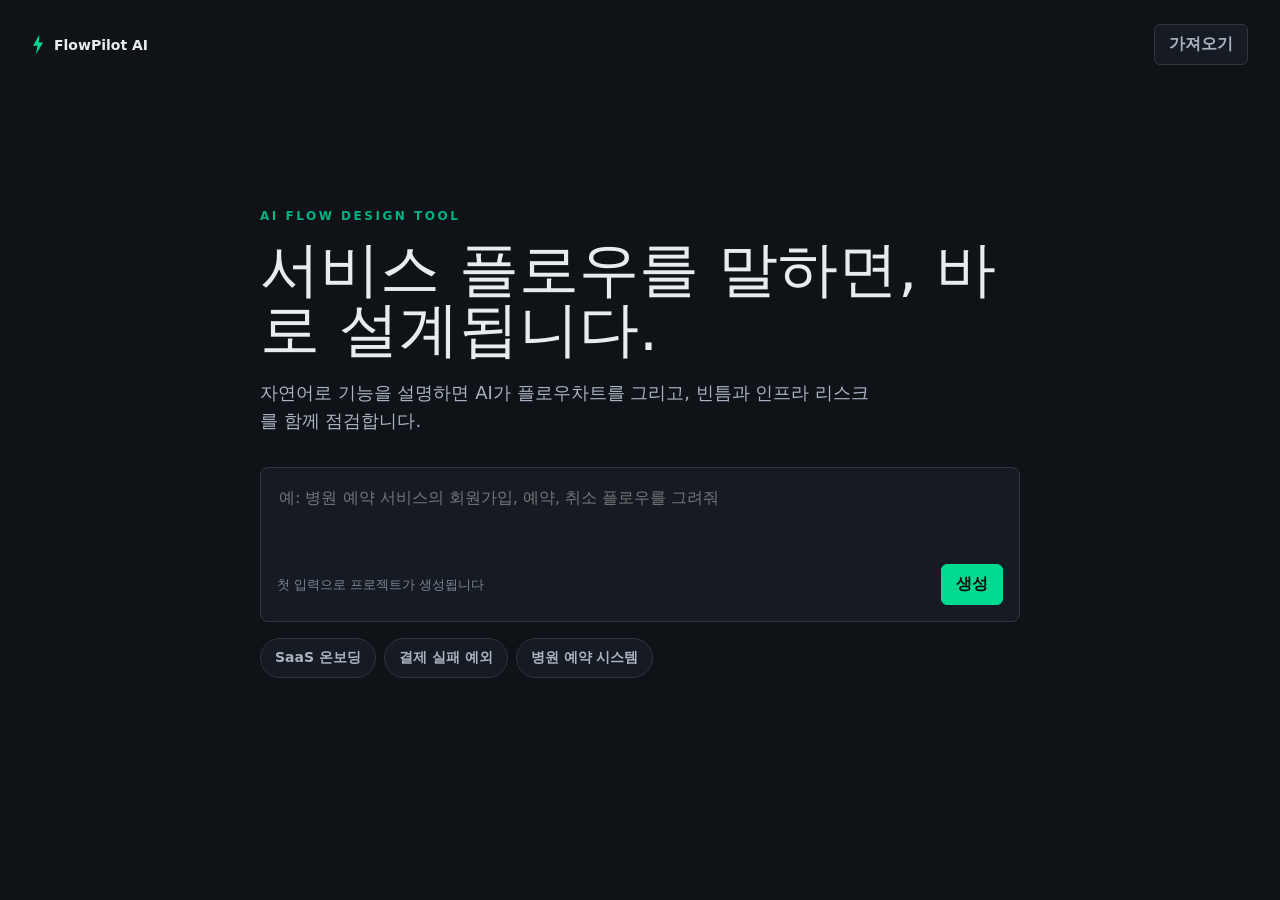
<file: index.html>
<!doctype html>
<html lang="ko">
  <head>
    <meta charset="UTF-8" />
    <meta name="viewport" content="width=device-width, initial-scale=1.0" />
    <title>Noda - AI 플로우 설계 툴</title>
    <link rel="stylesheet" href="./styles.css?v=1" />
  </head>
  <body>
    <main id="app" class="app-shell">
      <section id="entryScreen" class="entry-screen">
        <div class="entry-topbar">
          <div class="brand-mark" aria-label="FlowPilot AI">
            <span class="brand-bolt"></span>
            <span>FlowPilot AI</span>
          </div>
          <button class="ghost-button" type="button">가져오기</button>
        </div>

        <div class="entry-center">
          <div class="eyebrow">AI FLOW DESIGN TOOL</div>
          <h1>서비스 플로우를 말하면, 바로 설계됩니다.</h1>
          <p class="entry-copy">자연어로 기능을 설명하면 AI가 플로우차트를 그리고, 빈틈과 인프라 리스크를 함께 점검합니다.</p>

          <form id="initialForm" class="initial-prompt">
            <textarea
              id="initialInput"
              rows="3"
              placeholder="예: 병원 예약 서비스의 회원가입, 예약, 취소 플로우를 그려줘"
            ></textarea>
            <div class="prompt-footer">
              <div class="prompt-hint">첫 입력으로 프로젝트가 생성됩니다</div>
              <button class="primary-button" type="submit">생성</button>
            </div>
          </form>

          <div class="example-row" aria-label="예시 프롬프트">
            <button type="button" class="chip" data-prompt="B2B SaaS 회원가입부터 워크스페이스 생성, 팀 초대, 결제까지의 온보딩 플로우를 만들어줘.">SaaS 온보딩</button>
            <button type="button" class="chip" data-prompt="결제 실패, 재시도, 고객센터 안내까지 포함한 예외 처리 플로우를 설계해줘.">결제 실패 예외</button>
            <button type="button" class="chip" data-prompt="병원 예약 서비스의 회원가입, 본인인증, 진료 예약, 예약 변경과 취소 플로우를 그려줘.">병원 예약 시스템</button>
          </div>
        </div>
      </section>

      <section id="workspaceScreen" class="workspace-screen hidden">
        <header class="workspace-topbar">
          <div>
            <div class="brand-mark compact">
              <span class="brand-bolt"></span>
              <span>FlowPilot AI</span>
            </div>
            <h2 id="projectTitle">새 서비스 플로우</h2>
          </div>
          <div class="topbar-actions">
            <span class="status-pill live"><span></span>AI 검토 중</span>
            <button id="exportButton" class="outline-button" type="button">내보내기</button>
          </div>
        </header>

        <div class="workspace-layout">
          <section id="canvasPanel" class="canvas-panel">
            <div class="canvas-toolbar" aria-label="캔버스 도구">
              <button class="icon-button" type="button" title="확대">+</button>
              <button class="icon-button" type="button" title="축소">-</button>
              <button id="fitButton" class="tool-button" type="button">화면 맞춤</button>
              <button id="impactButton" class="tool-button" type="button">영향도</button>
              <button id="fullscreenButton" class="icon-button" type="button" title="전체 화면">⛶</button>
            </div>

            <div id="flowCanvas" class="flow-canvas" aria-label="서비스 플로우 캔버스">
              <svg id="edgeLayer" class="edge-layer" viewBox="0 0 1200 620" preserveAspectRatio="xMidYMid meet"></svg>
              <div id="nodeLayer" class="node-layer"></div>
              <aside id="impactOverlay" class="impact-overlay hidden">
                <div class="panel-label">IMPACT ANALYSIS</div>
                <h3>기능 추가 영향도</h3>
                <ul>
                  <li><strong>높음</strong> 권한 관리, 감사 로그</li>
                  <li><strong>중간</strong> 알림 발송, 결제 소유자</li>
                  <li><strong>낮음</strong> 사용자 목록 필터</li>
                </ul>
              </aside>
            </div>

            <div class="mini-map">
              <span></span>
              <span></span>
              <span></span>
            </div>
          </section>

          <section id="copilotPanel" class="copilot-panel">
            <div class="panel-resizer" aria-hidden="true"></div>
            <nav class="copilot-tabs" aria-label="AI 패널 탭">
              <button class="active" type="button">Chat</button>
              <button type="button">Issues</button>
              <button type="button">Infra</button>
              <button type="button">Changes</button>
            </nav>

            <div id="messageList" class="message-list"></div>

            <form id="chatForm" class="chat-input">
              <textarea id="chatInput" rows="2" placeholder="/add 결제 실패 플로우 또는 자연어로 수정 요청"></textarea>
              <button class="primary-button" type="submit">전송</button>
            </form>
          </section>
        </div>
      </section>

      <dialog id="exportDialog" class="export-dialog">
        <form method="dialog">
          <div class="modal-head">
            <div>
              <div class="panel-label">EXPORT</div>
              <h3>플로우 내보내기</h3>
            </div>
            <button class="icon-button" value="cancel" type="submit">×</button>
          </div>
          <div class="export-grid">
            <label><input type="checkbox" checked /> 전체 플로우</label>
            <label><input type="checkbox" checked /> AI 코멘트</label>
            <label><input type="checkbox" checked /> 인프라 체크리스트</label>
            <label><input type="checkbox" /> 변경 이력</label>
          </div>
          <div class="modal-actions">
            <button class="outline-button" value="png" type="submit">PNG</button>
            <button class="outline-button" value="json" type="submit">JSON</button>
            <button class="primary-button" value="pdf" type="submit">PDF</button>
          </div>
        </form>
      </dialog>
    </main>

    <script src="./app.js"></script>
  </body>
</html>
</file>
<file: styles.css>
:root {
  --primary: #00d992;
  --primary-soft: #33e5a8;
  --primary-deep: #00b380;
  --ink: #e8ecf1;
  --body: #a8b4c1;
  --muted: #7a8492;
  --canvas: #0f1217;
  --canvas-soft: #1a1f27;
  --panel: #161b23;
  --hairline: #30363d;
  --hairline-strong: #444c56;
  --warning: #f59e0b;
  --danger: #ff6b6b;
  --info: #58a6ff;
  --radius-sm: 6px;
  --radius-md: 8px;
  --shadow-modal: 0 24px 70px rgba(0, 0, 0, 0.5);
  font-family: Inter, system-ui, -apple-system, BlinkMacSystemFont, "Segoe UI", sans-serif;
}

* {
  box-sizing: border-box;
}

body {
  margin: 0;
  min-height: 100vh;
  background: var(--canvas);
  color: var(--ink);
}

button,
textarea {
  font: inherit;
}

button {
  cursor: pointer;
}

.hidden {
  display: none !important;
}

.app-shell {
  min-height: 100vh;
}

.entry-screen {
  min-height: 100vh;
  display: grid;
  grid-template-rows: auto 1fr;
  padding: 24px 32px;
}

.entry-topbar,
.workspace-topbar {
  display: flex;
  align-items: center;
  justify-content: space-between;
}

.brand-mark {
  display: inline-flex;
  gap: 10px;
  align-items: center;
  font-size: 14px;
  font-weight: 700;
}

.brand-mark.compact {
  margin-bottom: 6px;
}

.brand-bolt {
  width: 12px;
  height: 20px;
  display: inline-block;
  background: var(--primary);
  clip-path: polygon(62% 0, 10% 56%, 46% 56%, 32% 100%, 92% 40%, 56% 40%);
}

.entry-center {
  width: min(760px, 100%);
  align-self: center;
  justify-self: center;
  padding-bottom: 6vh;
}

.eyebrow,
.panel-label {
  color: var(--primary-deep);
  font-size: 12px;
  font-weight: 700;
  letter-spacing: 2.52px;
}

h1,
h2,
h3,
p {
  margin: 0;
}

h1 {
  margin-top: 16px;
  font-size: clamp(38px, 6vw, 60px);
  line-height: 1;
  font-weight: 400;
  letter-spacing: 0;
}

.entry-copy {
  max-width: 620px;
  margin-top: 20px;
  color: var(--body);
  font-size: 18px;
  line-height: 28px;
}

.initial-prompt {
  margin-top: 32px;
  background: var(--panel);
  border: 1px solid var(--hairline);
  border-radius: var(--radius-md);
  padding: 16px;
}

textarea {
  width: 100%;
  resize: none;
  border: 0;
  outline: 0;
  background: transparent;
  color: var(--ink);
  line-height: 24px;
}

.prompt-footer,
.modal-head,
.modal-actions {
  display: flex;
  align-items: center;
  justify-content: space-between;
  gap: 12px;
}

.prompt-hint {
  color: var(--muted);
  font-size: 13px;
}

.primary-button,
.outline-button,
.ghost-button,
.tool-button,
.icon-button,
.chip {
  min-height: 40px;
  border-radius: var(--radius-sm);
  border: 1px solid var(--hairline);
  background: var(--panel);
  color: var(--ink);
  padding: 9px 14px;
  font-weight: 600;
}

.primary-button {
  border-color: var(--primary);
  background: var(--primary);
  color: #101010;
}

.ghost-button {
  color: var(--body);
}

.icon-button {
  width: 40px;
  padding: 0;
  display: inline-grid;
  place-items: center;
}

.example-row {
  display: flex;
  flex-wrap: wrap;
  gap: 8px;
  margin-top: 16px;
}

.chip {
  border-radius: 999px;
  color: var(--body);
  font-size: 14px;
}

.workspace-screen {
  min-height: 100vh;
  display: grid;
  grid-template-rows: auto 1fr;
  padding: 16px;
  gap: 12px;
}

.workspace-topbar {
  min-height: 72px;
  padding: 0 8px;
}

.workspace-topbar h2 {
  font-size: 20px;
  line-height: 28px;
}

.topbar-actions {
  display: flex;
  align-items: center;
  gap: 10px;
}

.status-pill {
  display: inline-flex;
  align-items: center;
  gap: 8px;
  min-height: 30px;
  border: 1px solid var(--hairline);
  border-radius: 999px;
  padding: 5px 10px;
  color: var(--body);
  font-size: 13px;
  font-weight: 600;
}

.status-pill span {
  width: 7px;
  height: 7px;
  border-radius: 999px;
  background: var(--primary);
  box-shadow: 0 0 0 5px rgba(0, 217, 146, 0.12);
}

.workspace-layout {
  min-height: 0;
  display: grid;
  grid-template-rows: minmax(360px, 3fr) minmax(260px, 2fr);
  gap: 12px;
}

.canvas-panel,
.copilot-panel {
  position: relative;
  min-height: 0;
  overflow: hidden;
  background: var(--panel);
  border: 1px solid var(--hairline);
  border-radius: var(--radius-md);
}

.canvas-toolbar {
  position: absolute;
  z-index: 5;
  top: 14px;
  left: 14px;
  display: flex;
  gap: 8px;
}

.flow-canvas {
  position: relative;
  height: 100%;
  min-height: 360px;
  overflow: hidden;
  background-image:
    linear-gradient(var(--canvas-soft) 1px, transparent 1px),
    linear-gradient(90deg, var(--canvas-soft) 1px, transparent 1px);
  background-size: 28px 28px;
}

.edge-layer,
.node-layer {
  position: absolute;
  inset: 0;
  width: 100%;
  height: 100%;
}

.edge-layer {
  pointer-events: none;
}

.edge {
  fill: none;
  stroke: var(--hairline-strong);
  stroke-width: 2;
  stroke-linecap: round;
  stroke-dasharray: 900;
  stroke-dashoffset: 900;
  animation: drawEdge 600ms ease forwards;
}

.edge.warning {
  stroke: var(--warning);
  stroke-dasharray: 7 7;
}

.edge.active {
  stroke: var(--primary-deep);
}

.node {
  position: absolute;
  width: 180px;
  min-height: 82px;
  padding: 12px 14px;
  background: rgba(22, 27, 35, 0.96);
  border: 1px solid var(--hairline);
  border-radius: var(--radius-md);
  transition:
    transform 300ms cubic-bezier(0.2, 0.8, 0.2, 1),
    opacity 220ms ease,
    border-color 180ms ease;
  animation: nodeIn 260ms ease both;
  backdrop-filter: blur(8px);
}

.node.dragging {
  border-color: var(--primary);
  transform: translate(var(--x), var(--y)) scale(1.02);
}

.node.deleting {
  opacity: 0;
  transform: translate(var(--x), var(--y)) scale(0.96);
}

.node-title {
  display: flex;
  align-items: center;
  justify-content: space-between;
  gap: 8px;
  font-size: 14px;
  font-weight: 700;
}

.node-copy {
  margin-top: 8px;
  color: var(--body);
  font-size: 12px;
  line-height: 17px;
}

.node-meta {
  margin-top: 10px;
  color: var(--muted);
  font-family: "SFMono-Regular", Consolas, "Liberation Mono", monospace;
  font-size: 11px;
}

.node.start {
  border-left: 4px solid var(--primary);
}

.node.decision {
  border-color: var(--info);
}

.node.risk {
  border-color: var(--warning);
}

.node.infra {
  border-color: var(--primary-deep);
}

.node.end {
  background: var(--canvas-soft);
}

.node-badge {
  flex: 0 0 auto;
  border-radius: 999px;
  padding: 3px 7px;
  background: var(--canvas-soft);
  color: var(--body);
  font-size: 10px;
  font-weight: 700;
}

.mini-map {
  position: absolute;
  right: 16px;
  bottom: 16px;
  width: 130px;
  height: 76px;
  border: 1px solid var(--hairline);
  border-radius: var(--radius-sm);
  background: rgba(22, 27, 35, 0.86);
  padding: 12px;
  backdrop-filter: blur(8px);
}

.mini-map span {
  display: block;
  height: 8px;
  margin-bottom: 8px;
  border-radius: 999px;
  background: var(--hairline);
}

.mini-map span:nth-child(2) {
  width: 78%;
  background: var(--primary);
}

.mini-map span:nth-child(3) {
  width: 58%;
}

.impact-overlay {
  position: absolute;
  right: 16px;
  top: 16px;
  width: min(320px, calc(100% - 32px));
  padding: 18px;
  background: var(--panel);
  border: 1px solid var(--hairline);
  border-radius: var(--radius-md);
  box-shadow: var(--shadow-modal);
  z-index: 6;
}

.impact-overlay h3 {
  margin-top: 8px;
  font-size: 18px;
}

.impact-overlay ul {
  margin: 14px 0 0;
  padding-left: 18px;
  color: var(--body);
  font-size: 13px;
  line-height: 22px;
}

.copilot-panel {
  display: grid;
  grid-template-rows: auto 1fr auto;
}

.panel-resizer {
  width: 56px;
  height: 4px;
  margin: 8px auto 4px;
  border-radius: 999px;
  background: var(--hairline);
}

.copilot-tabs {
  display: flex;
  gap: 4px;
  padding: 8px 12px 10px;
  border-bottom: 1px solid var(--hairline);
}

.copilot-tabs button {
  min-height: 34px;
  border: 0;
  border-radius: var(--radius-sm);
  background: transparent;
  color: var(--muted);
  padding: 6px 12px;
  font-weight: 700;
}

.copilot-tabs button.active {
  background: rgba(0, 217, 146, 0.1);
  color: var(--primary);
}

.message-list {
  overflow: auto;
  padding: 16px;
  display: grid;
  gap: 12px;
}

.message {
  max-width: 840px;
  border: 1px solid var(--hairline);
  border-radius: var(--radius-md);
  padding: 14px;
  background: var(--panel);
}

.message.ai {
  border-left: 3px solid var(--primary);
}

.message.user {
  justify-self: end;
  background: rgba(0, 217, 146, 0.08);
  border-color: rgba(0, 217, 146, 0.2);
}

.message-title {
  margin-bottom: 8px;
  font-size: 13px;
  font-weight: 700;
}

.message p,
.message li {
  color: var(--body);
  font-size: 14px;
  line-height: 22px;
}

.choice-row {
  display: flex;
  flex-wrap: wrap;
  gap: 8px;
  margin-top: 12px;
}

.choice-row button {
  border: 1px solid var(--hairline);
  border-radius: 999px;
  background: var(--panel);
  padding: 7px 10px;
  font-size: 13px;
  font-weight: 700;
}

.checklist {
  margin: 10px 0 0;
  padding: 0;
  list-style: none;
}

.checklist li {
  display: flex;
  gap: 8px;
  align-items: flex-start;
  margin-top: 8px;
}

.chat-input {
  display: grid;
  grid-template-columns: 1fr auto;
  gap: 10px;
  padding: 12px;
  border-top: 1px solid var(--hairline);
}

.chat-input textarea {
  min-height: 44px;
  padding: 11px 12px;
  border: 1px solid var(--hairline);
  border-radius: var(--radius-sm);
  background: var(--canvas);
}

.export-dialog {
  width: min(520px, calc(100vw - 32px));
  border: 1px solid var(--hairline);
  border-radius: var(--radius-md);
  box-shadow: var(--shadow-modal);
  padding: 0;
}

.export-dialog::backdrop {
  background: rgba(16, 24, 40, 0.28);
}

.export-dialog form {
  padding: 20px;
}

.modal-head h3 {
  margin-top: 6px;
}

.export-grid {
  display: grid;
  gap: 12px;
  margin: 20px 0;
  color: var(--body);
}

@keyframes nodeIn {
  from {
    opacity: 0;
    transform: translate(var(--x), calc(var(--y) + 8px));
  }
  to {
    opacity: 1;
    transform: translate(var(--x), var(--y));
  }
}

@keyframes drawEdge {
  to {
    stroke-dashoffset: 0;
  }
}

@media (max-width: 780px) {
  .entry-screen {
    padding: 18px;
  }

  .entry-topbar .ghost-button {
    display: none;
  }

  .workspace-layout {
    grid-template-rows: minmax(420px, 1fr) minmax(320px, 0.7fr);
  }

  .workspace-topbar {
    align-items: flex-start;
    gap: 12px;
  }

  .topbar-actions {
    flex-direction: column;
    align-items: flex-end;
  }

  .canvas-toolbar {
    flex-wrap: wrap;
    right: 14px;
  }

  .node {
    width: 156px;
  }
}
</file>
